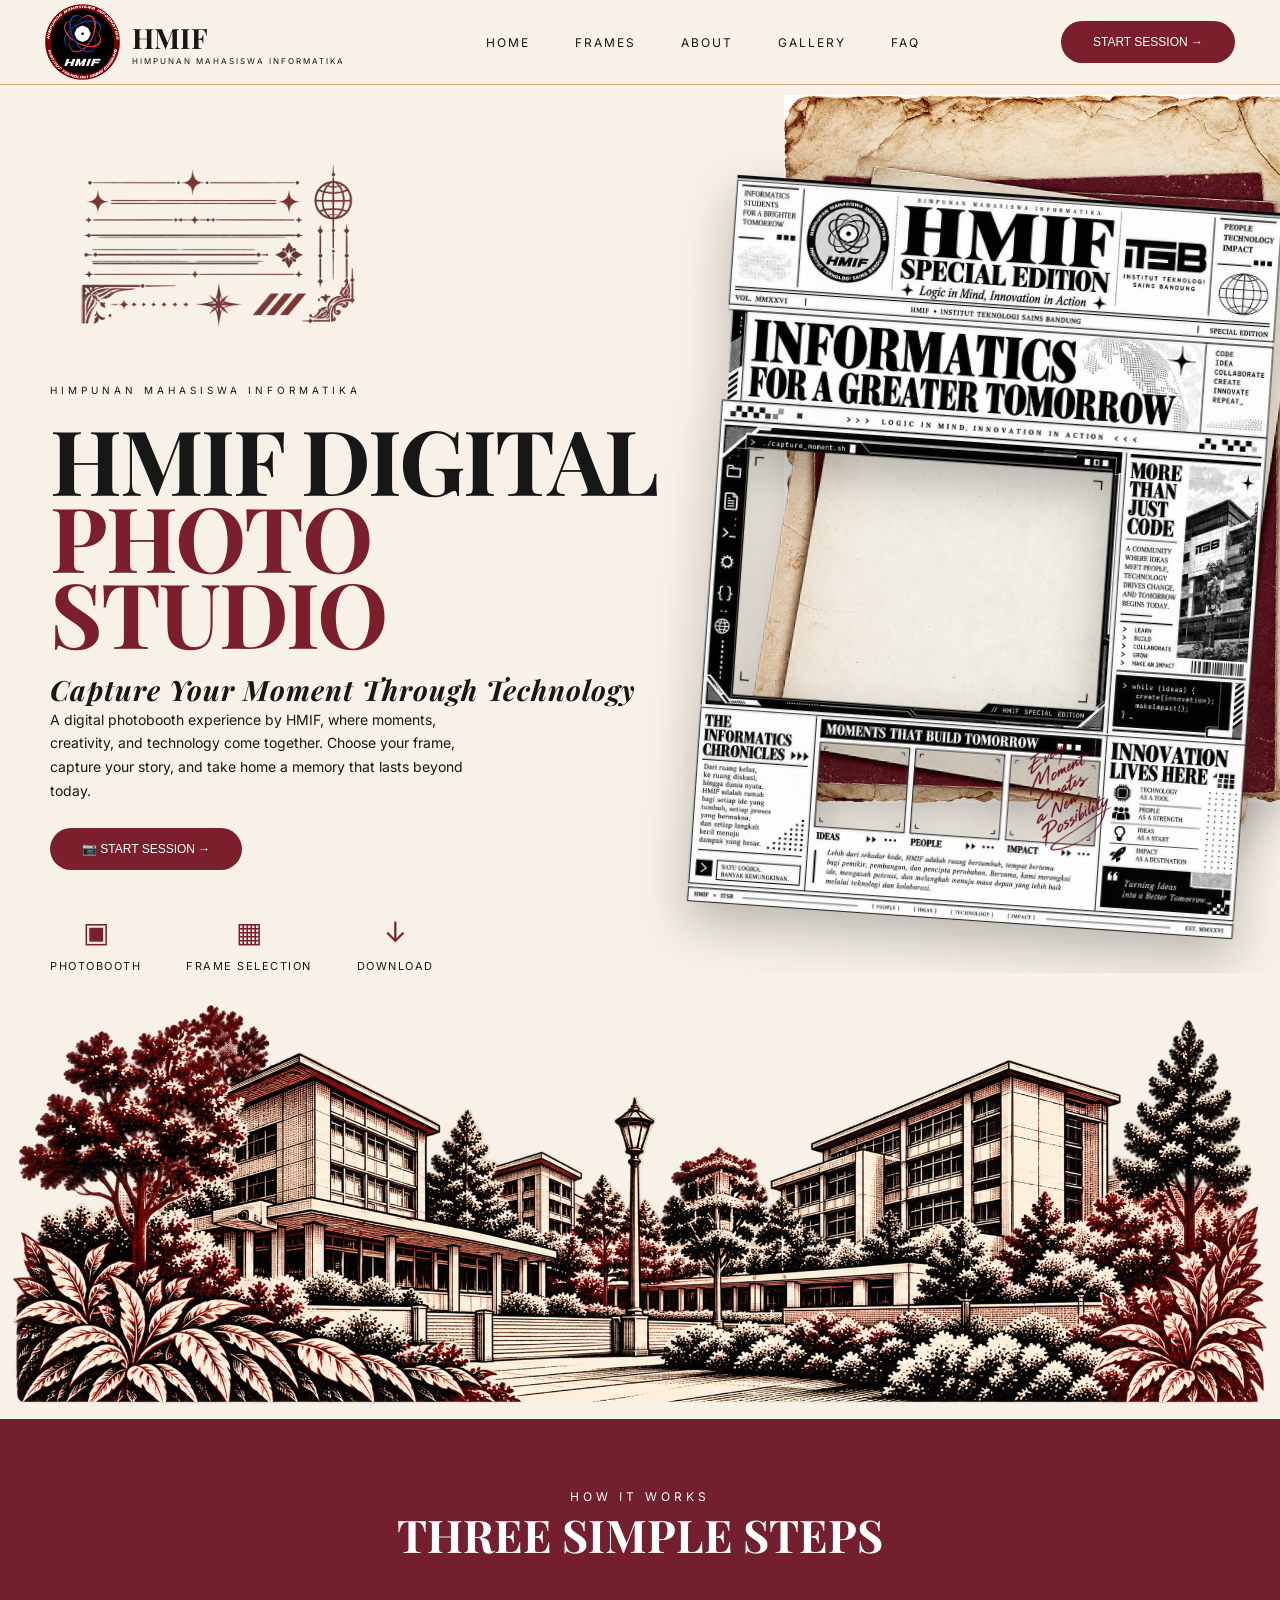
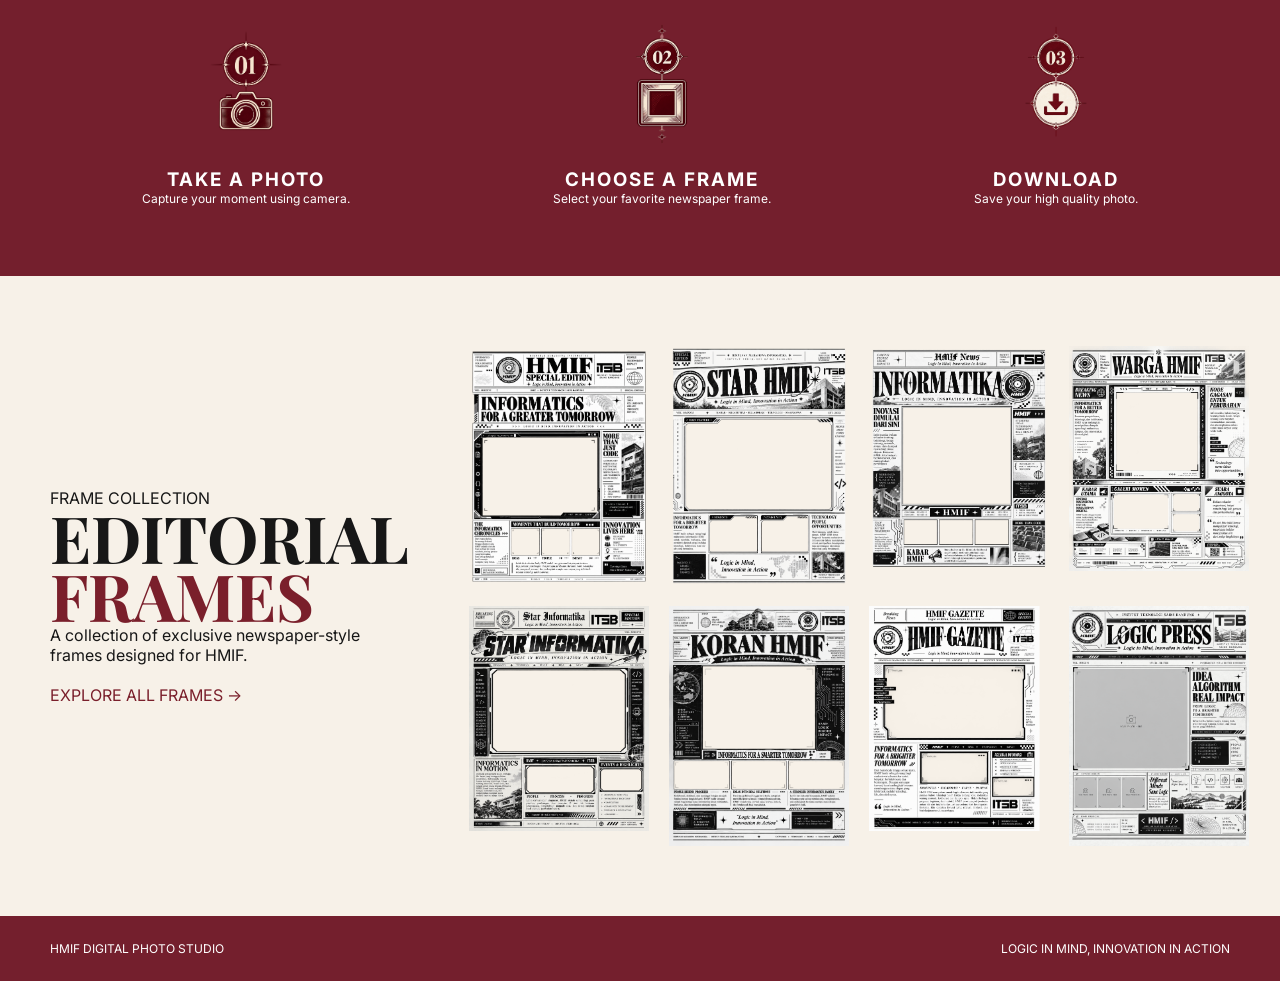
<file: index.html>
<!DOCTYPE html>
<html lang="en">

<head>
    <meta charset="UTF-8">
    <title>HMIF Digital Photo Studio</title>
    <link rel="icon" type="image/png" sizes="32x32" href="assets/images/favicon-32x32.png">
    <link rel="icon" type="image/x-icon" href="favicon.ico">
    <link rel="apple-touch-icon" sizes="180x180" href="assets/images/apple-touch-icon.png">
    <link rel="stylesheet" href="css/style.css">
</head>


<body>


    <header class="navbar">

        <div class="brand">

            <img src="assets/images/logo.png">

            <div>
                <h3>HMIF</h3>
                <p>HIMPUNAN MAHASISWA INFORMATIKA</p>
            </div>

        </div>


        <nav class="menu">

            <a href="index.html">HOME</a>
            <a href="frames.html">FRAMES</a>
            <a>ABOUT</a>
            <a>GALLERY</a>
            <a>FAQ</a>

        </nav>


        <button onclick="location.href='frames.html'">
            START SESSION →
        </button>


    </header>




    <section class="hero editorial-layout">


        <div class="hero-left">


            <img class="decor-line" src="assets/images/elemen.png">


            <p class="small">
                HIMPUNAN MAHASISWA INFORMATIKA
            </p>


            <h1>
                HMIF DIGITAL
                <br>
                <span>
                    PHOTO STUDIO
                </span>
            </h1>


            <h3 class="hero-subtitle">
                Capture Your Moment Through Technology
            </h3>


            <p class="description">

                A digital photobooth experience by HMIF,
                where moments, creativity, and technology
                come together.

                Choose your frame, capture your story,
                and take home a memory that lasts beyond today.

            </p>



            <button onclick="location.href='frames.html'" class="main-btn">

                📷 START SESSION →

            </button>


            <div class="hero-menu">

                <div>
                    ▣
                    <p>PHOTOBOOTH</p>
                </div>

                <div>
                    ▦
                    <p>FRAME SELECTION</p>
                </div>

                <div>
                    ↓
                    <p>DOWNLOAD</p>
                </div>

            </div>



        </div>





        <div class="hero-right">

            <img class="latar" src="assets/images/latar.png">

            <img class="elemen" src="assets/images/elemen.png">

            <img class="hiasan-kanan" src="assets/images/hiasankanan.png">


            <div class="paper-frame">

                <img src="assets/images/paper.png" class="paper">

                <img src="assets/frames/frame1.png" class="frame-main">

            </div>


            <img class="note" src="assets/images/note.png">

        </div>


    </section>





    <div class="hero-bottom">
        <img class="hiasan-kiri" src="assets/images/hiasankiri.png">
        <img class="kampus" src="assets/images/kampus.png">
    </div>




    <section class="steps">


        <div class="step-title">

            <p>HOW IT WORKS</p>

            <h2>
                THREE SIMPLE STEPS
            </h2>

        </div>




        <div class="step-container">


            <div>

                <img src="assets/images/langkah1.png">

                <h3>
                    TAKE A PHOTO
                </h3>

                <p>
                    Capture your moment using camera.
                </p>

            </div>




            <div>

                <img src="assets/images/langkah2.png">

                <h3>
                    CHOOSE A FRAME
                </h3>

                <p>
                    Select your favorite newspaper frame.
                </p>

            </div>




            <div>

                <img src="assets/images/langkah3.png">

                <h3>
                    DOWNLOAD
                </h3>

                <p>
                    Save your high quality photo.
                </p>

            </div>


        </div>


    </section>







    <section class="frames-section">


        <div class="frame-text">


            <p>
                FRAME COLLECTION
            </p>


            <h2>
                EDITORIAL
                <br>
                <span>
                    FRAMES
                </span>
            </h2>


            <p>
                A collection of exclusive newspaper-style
                frames designed for HMIF.
            </p>



            <a href="frames.html">
                EXPLORE ALL FRAMES →
            </a>



        </div>





        <div class="frame-gallery">

            <img src="assets/frames/frame1.png">

            <img src="assets/frames/frame2.png">

            <img src="assets/frames/frame3.png">

            <img src="assets/frames/frame4.png">

            <img src="assets/frames/frame5.png">

            <img src="assets/frames/frame6.png">

            <img src="assets/frames/frame7.png">

            <img src="assets/frames/frame8.png">

        </div>


    </section>







    <footer>


        <p>
            HMIF DIGITAL PHOTO STUDIO
        </p>


        <p>
            LOGIC IN MIND, INNOVATION IN ACTION
        </p>


    </footer>



</body>

</html>
</file>
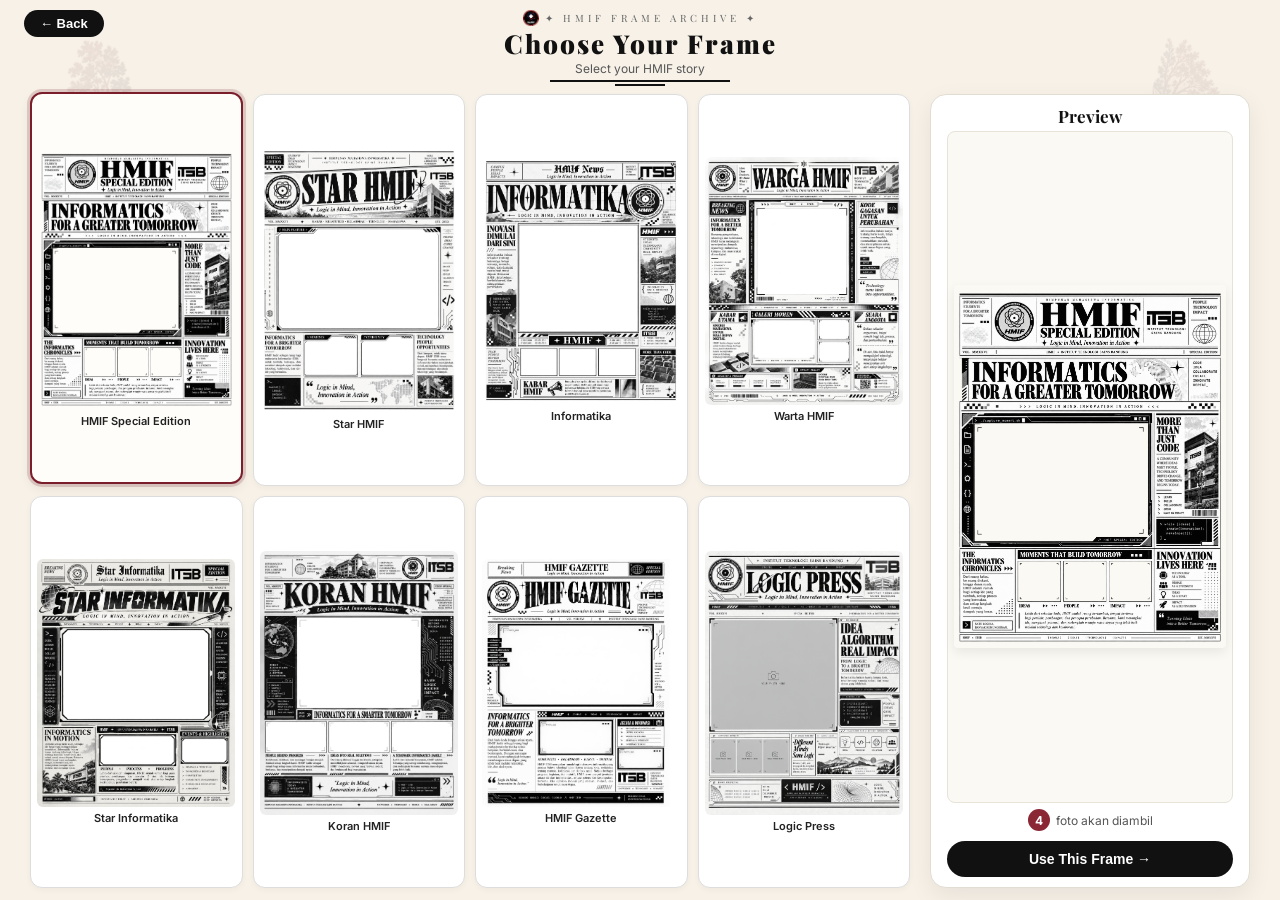
<file: camera.html>
<!DOCTYPE html>
<html lang="en">

<head>
    <meta charset="UTF-8">
    <title>Camera Studio - HMIF Photobooth</title>
    <link rel="icon" type="image/png" sizes="32x32" href="assets/images/favicon-32x32.png">
    <link rel="icon" type="image/x-icon" href="favicon.ico">
    <link rel="apple-touch-icon" sizes="180x180" href="assets/images/apple-touch-icon.png">
    <link rel="stylesheet" href="css/style.css">
</head>

<body class="camera-page">


    <!-- FLASH EFFECT -->
    <div id="flash" class="camera-flash"></div>


    <div class="camera-container">


        <!-- LIVE CAMERA -->
        <video id="video" autoplay playsinline></video>


        <!-- COUNTDOWN / INFO -->
        <h2 id="count"></h2>


        <!-- PHOTO STRIP (thumbnails di bawah) -->
        <div id="photo-strip" class="photo-strip"></div>


        <!-- BUTTONS -->
        <div class="camera-buttons">

            <button id="retake-btn" onclick="retakeLast()" class="btn-secondary" style="display:none;">
                ↩ Ulang Foto Terakhir
            </button>

            <button onclick="capture()" class="capture-btn">
                📷 Take Photo
            </button>

            <button id="done-btn" onclick="finishCapture()" class="btn-done" style="display:none;">
                ✓ Lihat Hasil →
            </button>

        </div>


    </div>



    <script src="js/storage.js"></script>
    <script src="js/frames.js"></script>
    <script src="js/camera.js"></script>

</body>

</html>
</file>
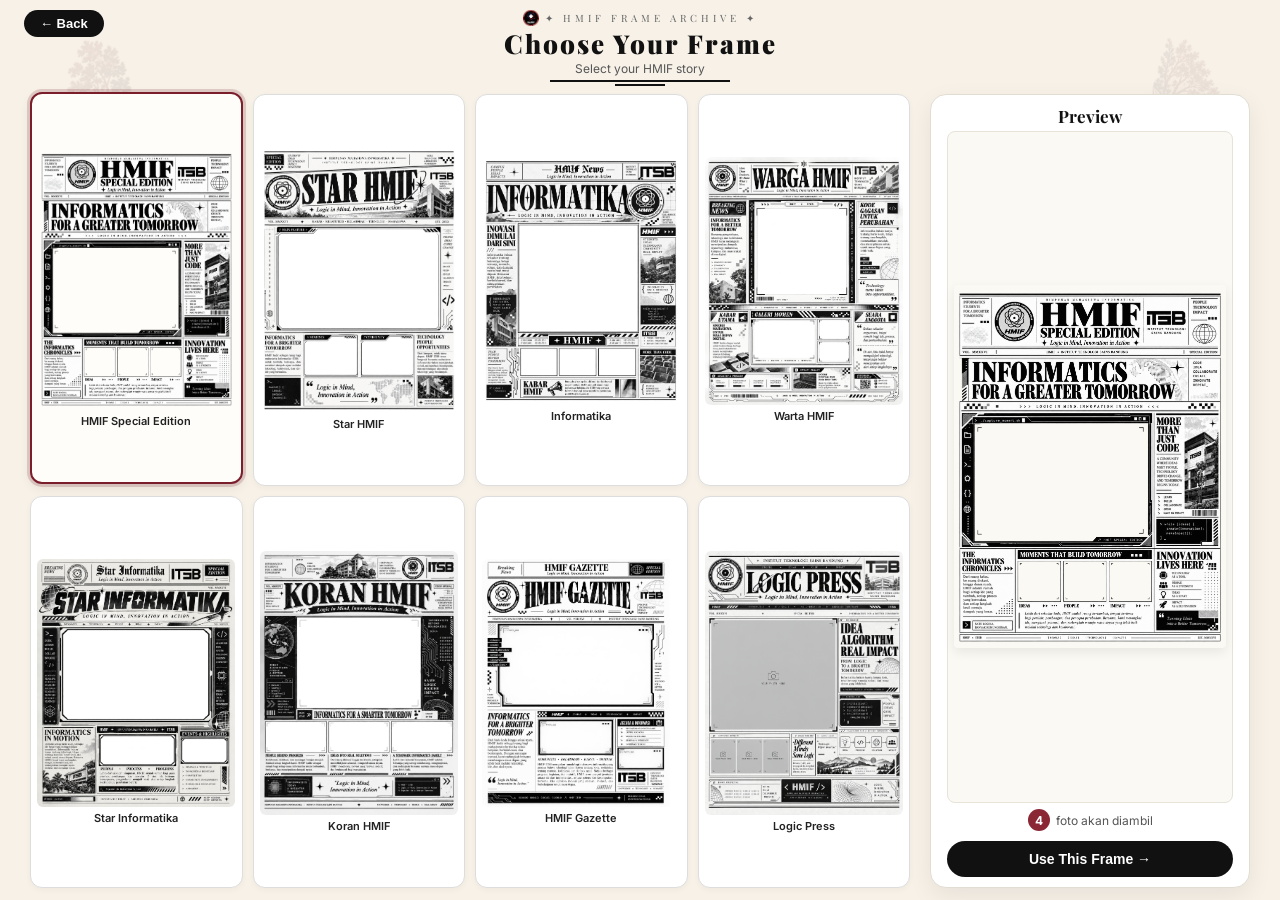
<file: frames.html>
<!DOCTYPE html>
<html lang="en">

<head>

    <meta charset="UTF-8">
    <title>Choose Frame - HMIF Photobooth</title>

    <link rel="icon" type="image/png" sizes="32x32" href="assets/images/favicon-32x32.png">
    <link rel="icon" type="image/x-icon" href="favicon.ico">
    <link rel="apple-touch-icon" sizes="180x180" href="assets/images/apple-touch-icon.png">

    <link rel="stylesheet" href="css/style.css">

    <link href="https://fonts.googleapis.com/css2?family=Playfair+Display:wght@600;700;900&display=swap"
        rel="stylesheet">

</head>


<body class="frame-body">


    <!-- Decorative Newspaper Elements -->

    <img src="assets/images/hiasankiri.png" class="decorate-left">

    <img src="assets/images/hiasankanan.png" class="decorate-right">



    <!-- Header -->

    <header class="frame-header">


        <button class="back-btn" onclick="location.href='index.html'">
            ← Back
        </button>



        <div class="top-label">
            <img src="assets/images/logo.png" alt="HMIF" class="header-logo-mini"> ✦ HMIF FRAME ARCHIVE ✦
        </div>



        <h1>
            Choose Your Frame
        </h1>


        <p>
            Select your HMIF story
        </p>



        <div class="newspaper-line"></div>


    </header>






    <!-- Main Content -->

    <div class="frame-layout">





        <!-- Frame Gallery -->

        <div class="gallery">



            <div class="frame-card" onclick="chooseFrame('frame1.png', this)">
                <img src="assets/frames/frame1.png">
                <p>HMIF Special Edition</p>
            </div>



            <div class="frame-card" onclick="chooseFrame('frame2.png', this)">
                <img src="assets/frames/frame2.png">
                <p>Star HMIF</p>
            </div>



            <div class="frame-card" onclick="chooseFrame('frame3.png', this)">
                <img src="assets/frames/frame3.png">
                <p>Informatika</p>
            </div>



            <div class="frame-card" onclick="chooseFrame('frame4.png', this)">
                <img src="assets/frames/frame4.png">
                <p>Warta HMIF</p>
            </div>



            <div class="frame-card" onclick="chooseFrame('frame5.png', this)">
                <img src="assets/frames/frame5.png">
                <p>Star Informatika</p>
            </div>



            <div class="frame-card" onclick="chooseFrame('frame6.png', this)">
                <img src="assets/frames/frame6.png">
                <p>Koran HMIF</p>
            </div>



            <div class="frame-card" onclick="chooseFrame('frame7.png', this)">
                <img src="assets/frames/frame7.png">
                <p>HMIF Gazette</p>
            </div>



            <div class="frame-card" onclick="chooseFrame('frame8.png', this)">
                <img src="assets/frames/frame8.png">
                <p>Logic Press</p>
            </div>



        </div>








        <!-- Preview -->

        <div class="selected">



            <h2>
                Preview
            </h2>



            <div class="preview-frame">

                <img id="preview" src="assets/frames/frame1.png">

            </div>




            <div id="slot-info" class="slot-info">
                <span class="slot-count">4</span> foto akan diambil
            </div>

            <button onclick="goCamera()">

                Use This Frame →

            </button>




        </div>





    </div>









    <script src="js/frames.js"></script>



</body>

</html>
</file>
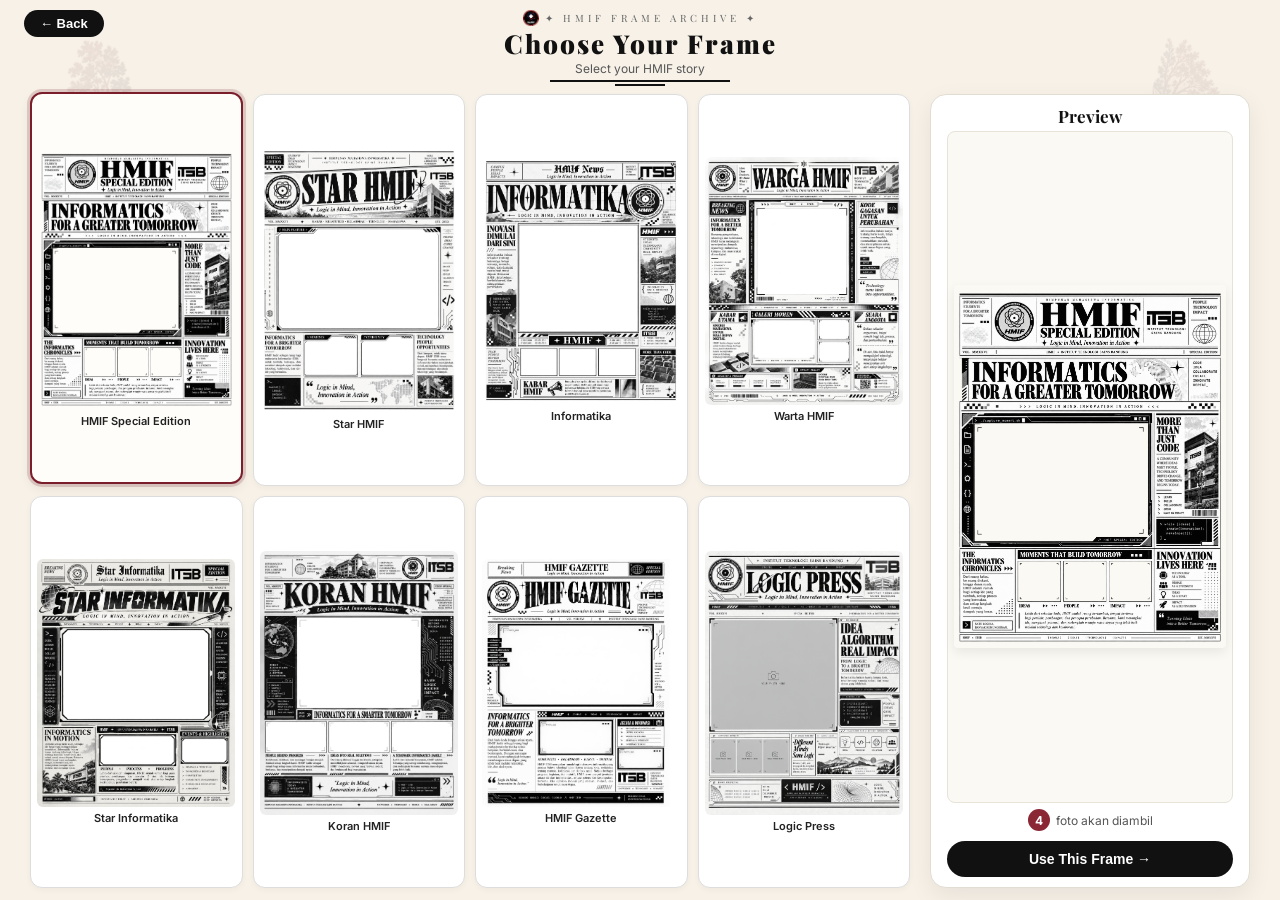
<file: result.html>
<!DOCTYPE html>
<html lang="en">

<head>
    <meta charset="UTF-8">
    <title>Your Moment - HMIF Photobooth</title>
    <link rel="icon" type="image/png" sizes="32x32" href="assets/images/favicon-32x32.png">
    <link rel="icon" type="image/x-icon" href="favicon.ico">
    <link rel="apple-touch-icon" sizes="180x180" href="assets/images/apple-touch-icon.png">
    <link rel="stylesheet" href="css/style.css">
</head>

<body class="result-body">


    <div class="result-page">


        <!-- HEADER -->
        <div class="result-header">
            <p class="result-label">✦ YOUR MOMENT ✦</p>
            <h1>Hasil Foto</h1>
            <p class="result-subtitle">Preview dan download foto kamu</p>
        </div>


        <!-- CANVAS RESULT -->
        <div class="result-canvas-wrap">
            <canvas id="resultCanvas"></canvas>
        </div>


        <!-- ACTION BUTTONS -->
        <div class="result-actions">

            <button onclick="download()" class="btn-download">
                ↓ Download Foto
            </button>

            <button onclick="retake()" class="btn-retake">
                📷 Foto Ulang
            </button>

            <button onclick="chooseNewFrame()" class="btn-new-frame">
                ▦ Pilih Frame Lain
            </button>

        </div>


    </div>


    <script src="js/storage.js"></script>
    <script src="js/frames.js"></script>
    <script src="js/result.js"></script>


</body>

</html>
</file>
<file: css/style.css>
@import url('https://fonts.googleapis.com/css2?family=Playfair+Display:wght@700&family=Inter:wght@400;600&display=swap');


* {
    margin: 0;
    padding: 0;
    box-sizing: border-box;
}


body {
    background: #f7f1e8;
    color: #171717;
    font-family: 'Inter', Arial, sans-serif;
    overflow-x: hidden;
}


img {
    max-width: 100%;
}


/* ================= NAVBAR ================= */


.navbar {

    height: 85px;
    display: flex;
    align-items: center;
    justify-content: space-between;
    padding: 0 45px;
    border-bottom: 1px solid #c8a982;

}



.brand {

    display: flex;
    align-items: center;
    gap: 12px;

}


.brand img {

    width: 75px;

}


.brand h3 {

    font-family: 'Playfair Display';
    font-size: 28px;

}


.brand p {

    font-size: 8px;
    letter-spacing: 2px;

}



.menu {

    display: flex;
    gap: 45px;

}



.menu a {

    text-decoration: none;
    color: #171717;
    font-size: 12px;
    letter-spacing: 2px;

}



button {

    background: #7a1f2b;
    color: white;
    border: none;
    padding: 14px 32px;
    border-radius: 30px;
    cursor: pointer;
    font-size: 12px;

}




/* ================= HERO ================= */


.hero {

    min-height: 760px;
    width: 100%;
    display: flex;
    padding: 70px 50px 0;
    position: relative;
    overflow: hidden;

}



.hero-left {

    width: 52%;
    z-index: 5;

}



.header-img {

    width: 280px;
    margin-bottom: 35px;

}



.small {

    font-size: 10px;
    letter-spacing: 4px;
    margin-bottom: 25px;

}



.hero h1 {

    font-family: 'Playfair Display';
    font-size: 90px;
    line-height: .85;
    letter-spacing: -2px;

}


.hero h1 span {

    color: #7a1f2b;

}



.slogan {

    width: 430px;
    margin: 35px 0;

}



.description {

    width: 430px;
    font-size: 14px;
    line-height: 1.7;

}



.main-btn {

    margin-top: 25px;

}




/* ================= FEATURE ================= */


.features {

    display: flex;
    gap: 45px;
    margin-top: 55px;

}



.features div {

    text-align: center;

}



.features img {

    width: 45px;

}



.features p {

    margin-top: 10px;
    font-size: 11px;
    letter-spacing: 1px;

}




/* ================= FRAME KANAN ================= */


.hero-right {

    width: 48%;
    position: relative;

}



.paper-frame {

    position: absolute;
    width: 570px;
    right: -50px;
    top: -20px;
    z-index: 5;

}



.paper-frame img {

    width: 100%;
    transform: rotate(4deg);
    filter: drop-shadow(0 20px 25px rgba(0, 0, 0, .25));

}



.hiasan-kanan {

    position: absolute;
    width: 380px;
    right: -100px;
    top: 100px;
    z-index: 2;

}



.note {

    position: absolute;
    width: 170px;
    right: 80px;
    bottom: 120px;
    z-index: 8;
    transform: rotate(-8deg);

}




/* ================= KAMPUS ================= */


.hiasan-kiri {

    position: absolute;
    width: 260px;
    left: 20px;

}



.kampus {

    width: 100%;
    display: block;
    margin-top: 20px;
    position: relative;
    z-index: 1;

}



/* ================= STEPS ================= */


.steps {

    background: #741f2d;
    color: white;
    padding: 70px 40px;

}



.step-title {

    text-align: center;

}


.step-title p {

    font-size: 12px;
    letter-spacing: 4px;

}



.step-title h2 {

    font-family: 'Playfair Display';
    font-size: 45px;

}



.step-container {

    display: flex;
    justify-content: space-around;
    margin-top: 60px;

}



.step-container div {

    text-align: center;

}



.step-container img {

    width: 230px;

}



.step-container h3 {

    margin-top: 20px;
    letter-spacing: 2px;

}



.step-container p {

    font-size: 12px;

}




/* ================= FRAME COLLECTION ================= */


.frames-section {

    display: flex;
    align-items: center;
    gap: 60px;
    padding: 70px 50px;

}



.frame-text {

    width: 35%;

}



.frame-text h2 {

    font-family: 'Playfair Display';
    font-size: 65px;
    line-height: .9;

}



.frame-text span {

    color: #7a1f2b;

}



.frame-text a {

    display: inline-block;
    margin-top: 20px;
    color: #7a1f2b;
    text-decoration: none;

}



.frame-gallery {

    display: grid;
    grid-template-columns: repeat(4, 180px);
    gap: 20px;

}



.frame-gallery img {

    width: 180px;

}



.frame-gallery img {

    width: 190px;

}





/* ================= FOOTER ================= */


footer {

    background: #741f2d;
    color: white;
    padding: 25px 50px;
    display: flex;
    justify-content: space-between;
    font-size: 12px;

}



/* ================= FRAME PAGE ================= */


.frame-layout {

    display: flex;
    gap: 40px;
    padding: 50px;

}



.gallery {

    display: grid;
    grid-template-columns: repeat(2, 220px);
    gap: 20px;

}



.gallery img {

    width: 220px;

}



.selected img {

    width: 350px;

}




/* ================= CAMERA ================= */


.camera {

    width: 600px;
    margin: auto;
    position: relative;

}



video {

    width: 100%;

}



#overlay {

    position: absolute;
    top: 0;
    left: 0;
    width: 100%;

}



.result {

    width: 500px;

}



canvas {

    display: none;

}

/* ================= FRAME KANAN ================= */
.latar {

    position: absolute;
    width: 600px;
    right: -120px;
    top: -60px;
    z-index: 1;

}


.elemen {

    position: absolute;
    width: 450px;
    right: -50px;
    top: 20px;
    z-index: 2;

}



.paper {

    position: absolute;
    width: 620px;
    right: -40px;
    top: 0;
    z-index: 3;

}



.frame-main {

    position: absolute;
    width: 520px;
    right: 10px;
    top: 40px;
    z-index: 4;
    transform: rotate(4deg);
    filter: drop-shadow(0 20px 25px rgba(0, 0, 0, .2));

}

.step-container img {

    width: 120px;
    height: 120px;
    object-fit: contain;

}

.hero-subtitle {

    font-family: 'Playfair Display';
    font-size: 28px;
    font-style: italic;
    margin-top: 20px;
    letter-spacing: 1px;

}

/* ================= HERO DECORATION ================= */

.decor-line {

    width: 320px;
    margin-bottom: 45px;
    opacity: .8;

}

/* ================= HERO MENU ================= */

.hero-menu {

    display: flex;
    gap: 45px;
    margin-top: 45px;

}


.hero-menu div {

    text-align: center;
    font-size: 28px;
    color: #7a1f2b;

}


.hero-menu p {

    margin-top: 10px;
    font-size: 11px;
    letter-spacing: 1.5px;
    color: #171717;

}

.hero-menu {

    position: relative;
    z-index: 5;

}

/* ==============================
   FRAME SELECTION PAGE
============================== */


.frame-header {
    text-align: center;
    padding: 40px 20px 20px;
}


.frame-header h1 {
    font-size: 48px;
    margin-bottom: 10px;
    letter-spacing: 2px;
}


.frame-header p {
    font-size: 18px;
    color: #555;
}





.frame-layout {

    display: flex;
    gap: 40px;
    padding: 30px 60px;

    align-items: flex-start;

}





/* AREA 8 FRAME */

.gallery {

    flex: 2;

    display: grid;

    grid-template-columns: repeat(4, 1fr);

    gap: 25px;

}





.frame-card {

    background: white;

    border: 1px solid #ddd;

    border-radius: 15px;

    padding: 12px;

    cursor: pointer;

    text-align: center;

    transition: 0.3s;

}





.frame-card:hover {

    transform: translateY(-8px);

    box-shadow: 0px 10px 25px rgba(0, 0, 0, 0.15);

}





.frame-card img {

    width: 100%;

    height: 230px;

    object-fit: cover;

    border-radius: 10px;

}





.frame-card p {

    margin-top: 12px;

    font-size: 14px;

    font-weight: bold;

}





/* PREVIEW */

.selected {

    flex: 1;

    background: white;

    border-radius: 20px;

    padding: 25px;

    text-align: center;

    box-shadow: 0px 5px 20px rgba(0, 0, 0, 0.1);

    position: sticky;

    top: 20px;

}





.selected h2 {

    font-size: 30px;

    margin-bottom: 20px;

}





.selected img {

    width: 100%;

    max-width: 350px;

    border-radius: 10px;

}





.selected button {

    margin-top: 25px;

    padding: 15px 35px;

    border: none;

    border-radius: 30px;

    background: #111;

    color: white;

    font-size: 16px;

    cursor: pointer;

}





.selected button:hover {

    background: #333;

}





/* RESPONSIVE HP */

@media(max-width:900px) {


    .frame-layout {

        flex-direction: column;

        padding: 20px;

    }



    .gallery {

        grid-template-columns: repeat(2, 1fr);

    }


    .selected {

        width: 100%;

    }


}



@media(max-width:500px) {


    .gallery {

        grid-template-columns: 1fr;

    }


}

.back-btn {

    position: absolute;

    left: 50px;

    top: 40px;

    background: white;

    border: 1px solid #ddd;

    padding: 12px 25px;

    border-radius: 30px;

    cursor: pointer;

    font-size: 15px;

}


.back-btn:hover {

    background: #111;

    color: white;

}

/* =================================
   FRAME PAGE NEWSPAPER STYLE
================================= */


/* BACK BUTTON */

.back-btn {

    position: absolute;

    top: 35px;
    left: 60px;

    padding: 12px 28px;

    background: #111;

    color: white;

    border: none;

    border-radius: 30px;

    font-size: 16px;

    font-weight: 600;

    cursor: pointer;

    transition: .3s;

    z-index: 10;

}


.back-btn:hover {

    background: #7b1e2b;

    transform: translateX(-5px);

}




/* HEADER */

.frame-header {

    position: relative;

    text-align: center;

    padding-top: 90px;

}



.top-label {

    font-family: 'Playfair Display', serif;

    font-size: 14px;

    letter-spacing: 5px;

    color: #555;

    margin-bottom: 20px;

}



.frame-header h1 {

    font-family: 'Playfair Display', serif;

    font-size: 70px;

    font-weight: 900;

    margin: 0;

    color: #111;

}



.frame-header p {

    font-size: 22px;

    color: #555;

    margin-top: 10px;

}




/* GARIS KORAN */

.newspaper-line {

    width: 350px;

    height: 3px;

    background: #111;

    margin: 30px auto 50px;

    position: relative;

}


.newspaper-line::after {

    content: "";

    position: absolute;

    width: 90px;

    height: 3px;

    background: #111;

    left: 50%;

    transform: translateX(-50%);

    top: 10px;

}





/* HIASAN KIRI KANAN */

.decorate-left,
.decorate-right {

    position: absolute;

    width: 230px;

    opacity: .18;

    pointer-events: none;

    z-index: -1;

}



.decorate-left {

    left: -50px;

    top: 170px;

    transform: rotate(-15deg);

}



.decorate-right {

    right: -50px;

    top: 200px;

    transform: rotate(15deg);

}





/* LAYOUT */

.frame-layout {

    display: flex;

    gap: 60px;

    padding: 40px 70px;

    align-items: flex-start;

}





/* CARD FRAME */

.frame-card {

    background: #fff;

    border: 1px solid #ddd;

    border-radius: 20px;

    padding: 15px;

    transition: .3s;

    cursor: pointer;

}



.frame-card:hover {

    transform: translateY(-8px);

    box-shadow: 0 15px 30px rgba(0, 0, 0, .15);

}




.frame-card img {

    width: 200px;

    border-radius: 12px;

}



.frame-card p {

    text-align: center;

    font-weight: 600;

}






/* PREVIEW */

.selected {

    background: white;

    padding: 35px;

    border-radius: 30px;

    box-shadow: 0 20px 50px rgba(0, 0, 0, .15);

    position: sticky;

    top: 30px;

}



.selected h2 {

    font-family: 'Playfair Display', serif;

    font-size: 40px;

    text-align: center;

}




.preview-frame {

    padding: 15px;

    background: #f8f5ef;

    border: 1px solid #ddd;

}



.preview-frame img {

    width: 420px;

    display: block;

}




.selected button {


    width: 100%;

    margin-top: 25px;

    padding: 15px;


    background: #111;

    color: white;


    border: none;


    border-radius: 30px;


    font-size: 17px;


    cursor: pointer;

}



.selected button:hover {

    background: #7b1e2b;

}


/* ==========================
   CAMERA PHOTOBOOTH PAGE
========================== */

.camera-page {
    margin: 0;
    padding: 0;
    width: 100vw;
    height: 100vh;
    overflow: hidden;
    background: #0a0a0a;
}

.camera-container {
    width: 100vw;
    height: 100vh;
    position: relative;
    display: flex;
    justify-content: center;
    align-items: center;
}


/* LIVE CAMERA (mirrored for selfie) */

#video {
    position: absolute;
    width: 100%;
    height: 100%;
    object-fit: cover;
    z-index: 1;
    background: black;
    transform: scaleX(-1);
}


/* FLASH EFFECT */

.camera-flash {
    position: fixed;
    top: 0; left: 0;
    width: 100vw;
    height: 100vh;
    background: white;
    opacity: 0;
    z-index: 20;
    pointer-events: none;
    transition: opacity 0.15s ease;
}

.camera-flash.active {
    opacity: 0.8;
}


/* COUNTDOWN */

#count {
    position: absolute;
    top: 30px;
    left: 50%;
    transform: translateX(-50%);
    color: white;
    z-index: 5;
    text-align: center;
    font-size: 16px;
    pointer-events: none;
}

#count.countdown-mode {
    top: 50%;
    left: 50%;
    transform: translate(-50%, -50%);
}

.countdown-number {
    font-size: 140px;
    font-weight: 900;
    color: white;
    text-shadow: 0 4px 20px rgba(0,0,0,0.5);
    animation: countdown-pop 0.4s ease;
}

.countdown-snap {
    font-size: 100px;
}

@keyframes countdown-pop {
    0% { transform: scale(0.5); opacity: 0; }
    60% { transform: scale(1.2); }
    100% { transform: scale(1); opacity: 1; }
}

.shot-info {
    display: flex;
    flex-direction: column;
    align-items: center;
    gap: 4px;
    background: rgba(0,0,0,0.6);
    padding: 12px 24px;
    border-radius: 20px;
    backdrop-filter: blur(10px);
}

.shot-label {
    font-size: 14px;
    letter-spacing: 2px;
    opacity: 0.8;
}

.shot-progress {
    font-size: 20px;
    font-weight: 700;
}


/* PHOTO STRIP THUMBNAILS */

.photo-strip {
    position: absolute;
    top: 20px;
    right: 20px;
    display: flex;
    flex-direction: column;
    gap: 8px;
    z-index: 10;
}

.thumb-slot {
    width: 70px;
    height: 70px;
    border-radius: 10px;
    background: rgba(255,255,255,0.15);
    border: 2px dashed rgba(255,255,255,0.4);
    display: flex;
    align-items: center;
    justify-content: center;
    overflow: hidden;
    backdrop-filter: blur(5px);
}

.thumb-slot span {
    color: rgba(255,255,255,0.5);
    font-size: 18px;
    font-weight: 700;
}

.thumb-slot.filled {
    border: 2px solid #8b2635;
    background: rgba(0,0,0,0.4);
}

.thumb-slot img {
    width: 100%;
    height: 100%;
    object-fit: cover;
}


/* CAMERA BUTTONS */

.camera-buttons {
    position: absolute;
    bottom: 30px;
    left: 50%;
    transform: translateX(-50%);
    display: flex;
    align-items: center;
    gap: 16px;
    z-index: 10;
}

.capture-btn {
    background: #8b2635;
    color: white;
    border: none;
    padding: 18px 45px;
    border-radius: 50px;
    font-size: 18px;
    font-weight: 600;
    cursor: pointer;
    transition: 0.3s;
    box-shadow: 0 4px 15px rgba(139, 38, 53, 0.5);
}

.capture-btn:hover {
    background: #5e1823;
    transform: scale(1.05);
}

.capture-btn:disabled {
    opacity: 0.4;
    cursor: not-allowed;
    transform: none;
}

.btn-secondary {
    background: rgba(255,255,255,0.15);
    color: white;
    border: 1px solid rgba(255,255,255,0.3);
    padding: 14px 28px;
    border-radius: 50px;
    font-size: 15px;
    cursor: pointer;
    backdrop-filter: blur(10px);
    transition: 0.3s;
}

.btn-secondary:hover {
    background: rgba(255,255,255,0.25);
}

.btn-done {
    background: #2d7a3c;
    color: white;
    border: none;
    padding: 18px 40px;
    border-radius: 50px;
    font-size: 18px;
    font-weight: 600;
    cursor: pointer;
    transition: 0.3s;
    animation: pulse-green 2s infinite;
}

.btn-done:hover {
    background: #1e5a2a;
}

@keyframes pulse-green {
    0%, 100% { box-shadow: 0 0 0 0 rgba(45, 122, 60, 0.5); }
    50% { box-shadow: 0 0 0 12px rgba(45, 122, 60, 0); }
}


/* HIDE CANVAS */

#canvas {
    display: none;
}


/* ==============================================
   COMPACT FRAME SELECTION PAGE (NO SCROLL)
============================================== */

body.frame-body {
    margin: 0;
    padding: 0;
    height: 100vh;
    max-height: 100vh;
    overflow: hidden;
    background: #f7f1e8;
    display: flex;
    flex-direction: column;
    box-sizing: border-box;
}

/* HIASAN KIRI KANAN */
.frame-body .decorate-left,
.frame-body .decorate-right {
    position: absolute;
    width: 130px;
    opacity: 0.08;
    pointer-events: none;
    z-index: 0;
}

.frame-body .decorate-left {
    left: 10px;
    top: 40px;
    transform: rotate(-15deg);
}

.frame-body .decorate-right {
    right: 10px;
    top: 40px;
    transform: rotate(15deg);
}

/* HEADER */
.frame-body .frame-header {
    position: relative;
    text-align: center;
    padding: 10px 20px 4px;
    flex-shrink: 0;
    z-index: 2;
}

.frame-body .back-btn {
    position: absolute;
    top: 10px;
    left: 24px;
    padding: 6px 16px;
    background: #111;
    color: white;
    border: none;
    border-radius: 20px;
    font-size: 13px;
    font-weight: 600;
    cursor: pointer;
    transition: 0.2s;
    z-index: 10;
}

.frame-body .back-btn:hover {
    background: #7b1e2b;
    transform: translateX(-3px);
}

.frame-body .top-label {
    font-size: 10px;
    letter-spacing: 4px;
    color: #666;
    margin-bottom: 2px;
    display: inline-flex;
    align-items: center;
    justify-content: center;
}

.frame-body .header-logo-mini {
    width: 16px;
    height: 16px;
    vertical-align: middle;
    margin-right: 6px;
}

.frame-body .frame-header h1 {
    font-family: 'Playfair Display', serif;
    font-size: 26px;
    font-weight: 900;
    margin: 0;
    color: #111;
    line-height: 1.1;
}

.frame-body .frame-header p {
    font-size: 12px;
    color: #555;
    margin: 2px 0 4px 0;
}

.frame-body .newspaper-line {
    width: 180px;
    height: 2px;
    background: #111;
    margin: 4px auto 0;
    position: relative;
}

.frame-body .newspaper-line::after {
    content: "";
    position: absolute;
    width: 50px;
    height: 2px;
    background: #111;
    left: 50%;
    transform: translateX(-50%);
    top: 4px;
}

/* LAYOUT */
.frame-body .frame-layout {
    flex: 1;
    min-height: 0;
    display: flex;
    gap: 20px;
    padding: 8px 30px 12px;
    max-width: 1350px;
    width: 100%;
    margin: 0 auto;
    box-sizing: border-box;
    align-items: stretch;
    justify-content: center;
    z-index: 1;
}

/* 8 FRAMES GALLERY - 4 COLUMNS X 2 ROWS */
.frame-body .gallery {
    flex: 1.5;
    display: grid;
    grid-template-columns: repeat(4, 1fr);
    grid-template-rows: repeat(2, 1fr);
    gap: 10px;
    min-height: 0;
    box-sizing: border-box;
}

/* CARD FRAME */
.frame-body .frame-card {
    background: #fff;
    border: 1.5px solid #ddd;
    border-radius: 12px;
    padding: 6px;
    display: flex;
    flex-direction: column;
    align-items: center;
    justify-content: center;
    cursor: pointer;
    transition: 0.2s;
    box-shadow: 0 2px 6px rgba(0, 0, 0, 0.04);
    min-height: 0;
    box-sizing: border-box;
}

.frame-body .frame-card:hover {
    transform: translateY(-2px);
    box-shadow: 0 6px 14px rgba(0, 0, 0, 0.1);
    border-color: #7b1e2b;
}

.frame-body .frame-card.active {
    border: 2px solid #7b1e2b;
    background: #fffdf9;
    box-shadow: 0 0 0 3px rgba(123, 30, 43, 0.18), 0 4px 12px rgba(0, 0, 0, 0.08);
    transform: translateY(-2px);
}

.frame-body .frame-card img {
    max-height: calc((100vh - 180px) / 2 - 36px);
    max-width: 100%;
    width: auto;
    height: auto;
    object-fit: contain;
    border-radius: 6px;
    display: block;
}

.frame-body .frame-card p {
    margin: 4px 0 0 0;
    font-size: 11px;
    font-weight: 600;
    color: #222;
    text-align: center;
    white-space: nowrap;
    overflow: hidden;
    text-overflow: ellipsis;
    max-width: 100%;
}

/* PREVIEW SIDE PANEL */
.frame-body .selected {
    flex: 0.85;
    max-width: 320px;
    min-width: 250px;
    background: white;
    padding: 10px 16px;
    border-radius: 16px;
    box-shadow: 0 8px 24px rgba(0, 0, 0, 0.07);
    border: 1px solid #e2ddd3;
    display: flex;
    flex-direction: column;
    align-items: center;
    justify-content: space-between;
    min-height: 0;
    box-sizing: border-box;
    position: static;
}

.frame-body .selected h2 {
    font-family: 'Playfair Display', serif;
    font-size: 17px;
    margin: 0 0 4px 0;
    color: #111;
    text-align: center;
}

.frame-body .preview-frame {
    flex: 1;
    min-height: 0;
    display: flex;
    align-items: center;
    justify-content: center;
    padding: 6px;
    background: #fbf9f4;
    border: 1px solid #e8e3d8;
    border-radius: 8px;
    width: 100%;
    box-sizing: border-box;
}

.frame-body .preview-frame img {
    max-height: calc(100vh - 200px);
    max-width: 100%;
    width: auto;
    height: auto;
    object-fit: contain;
    display: block;
    border-radius: 4px;
    box-shadow: 0 4px 12px rgba(0,0,0,0.08);
}

.frame-body .slot-info {
    text-align: center;
    margin: 6px 0;
    font-size: 12px;
    color: #555;
    display: flex;
    align-items: center;
    justify-content: center;
    gap: 4px;
}

.frame-body .slot-count {
    display: inline-flex;
    align-items: center;
    justify-content: center;
    background: #8b2635;
    color: white;
    font-weight: 700;
    font-size: 12px;
    width: 22px;
    height: 22px;
    border-radius: 50%;
    margin-right: 2px;
}

.frame-body .selected button {
    width: 100%;
    margin-top: 4px;
    padding: 10px 16px;
    background: #111;
    color: white;
    border: none;
    border-radius: 25px;
    font-size: 14px;
    font-weight: 600;
    cursor: pointer;
    transition: 0.2s;
}

.frame-body .selected button:hover {
    background: #7b1e2b;
    transform: translateY(-2px);
    box-shadow: 0 4px 12px rgba(123, 30, 43, 0.3);
}

/* RESPONSIVE FALLBACK */
@media (max-width: 900px) {
    body.frame-body {
        height: auto;
        max-height: none;
        overflow-y: auto;
    }
    .frame-body .frame-layout {
        flex-direction: column;
        padding: 12px;
    }
    .frame-body .gallery {
        grid-template-columns: repeat(2, 1fr);
        grid-template-rows: auto;
    }
    .frame-body .selected {
        max-width: 100%;
        margin-top: 15px;
    }
}


/* ==============================================
   COMPACT RESULT PAGE (NO SCROLL)
============================================== */

body.result-body {
    background: #f7f1e8;
    height: 100vh;
    max-height: 100vh;
    overflow: hidden;
    margin: 0;
    padding: 0;
    display: flex;
    justify-content: center;
    align-items: center;
    box-sizing: border-box;
}

.result-body .result-page {
    width: 100%;
    max-width: 1200px;
    height: 100vh;
    max-height: 100vh;
    margin: 0 auto;
    padding: 10px 20px 8px;
    box-sizing: border-box;
    display: flex;
    flex-direction: column;
    justify-content: space-between;
    align-items: center;
    overflow: hidden;
}

.result-body .result-header {
    text-align: center;
    margin-bottom: 4px;
    flex-shrink: 0;
}

.result-body .result-label {
    font-size: 10px;
    letter-spacing: 4px;
    color: #888;
    margin: 0 0 2px 0;
}

.result-body .result-page h1 {
    font-family: 'Playfair Display', serif;
    font-size: 24px;
    color: #111;
    margin: 0;
    line-height: 1.1;
}

.result-body .result-subtitle {
    font-size: 12px;
    color: #666;
    margin: 2px 0 0 0;
}

.result-body .result-canvas-wrap {
    flex: 1;
    min-height: 0;
    width: 100%;
    display: flex;
    align-items: center;
    justify-content: center;
    padding: 6px;
    box-sizing: border-box;
    background: transparent;
    box-shadow: none;
    margin: 0;
}

.result-body .result-canvas-wrap canvas {
    display: block;
    max-height: calc(100vh - 140px);
    max-width: 90vw;
    width: auto;
    height: auto;
    object-fit: contain;
    border-radius: 10px;
    box-shadow: 0 8px 30px rgba(0, 0, 0, 0.16);
    background: white;
}

.result-body .result-actions {
    display: flex;
    justify-content: center;
    align-items: center;
    gap: 12px;
    flex-wrap: nowrap;
    padding: 6px 0 4px;
    flex-shrink: 0;
}

.result-body .btn-download {
    background: #8b2635;
    color: white;
    border: none;
    padding: 10px 24px;
    border-radius: 25px;
    font-size: 14px;
    font-weight: 600;
    cursor: pointer;
    transition: 0.2s;
    box-shadow: 0 4px 12px rgba(139, 38, 53, 0.25);
}

.result-body .btn-download:hover {
    background: #5e1823;
    transform: translateY(-2px);
}

.result-body .btn-retake {
    background: #111;
    color: white;
    border: none;
    padding: 10px 20px;
    border-radius: 25px;
    font-size: 13px;
    font-weight: 500;
    cursor: pointer;
    transition: 0.2s;
}

.result-body .btn-retake:hover {
    background: #333;
}

.result-body .btn-new-frame {
    background: white;
    color: #111;
    border: 1.5px solid #ccc;
    padding: 10px 20px;
    border-radius: 25px;
    font-size: 13px;
    font-weight: 500;
    cursor: pointer;
    transition: 0.2s;
}

.result-body .btn-new-frame:hover {
    border-color: #8b2635;
    color: #8b2635;
}

/* RESPONSIVE FALLBACK */
@media (max-height: 550px) {
    body.result-body {
        height: auto;
        max-height: none;
        overflow-y: auto;
    }
    .result-body .result-actions {
        flex-wrap: wrap;
    }
}
</file>
